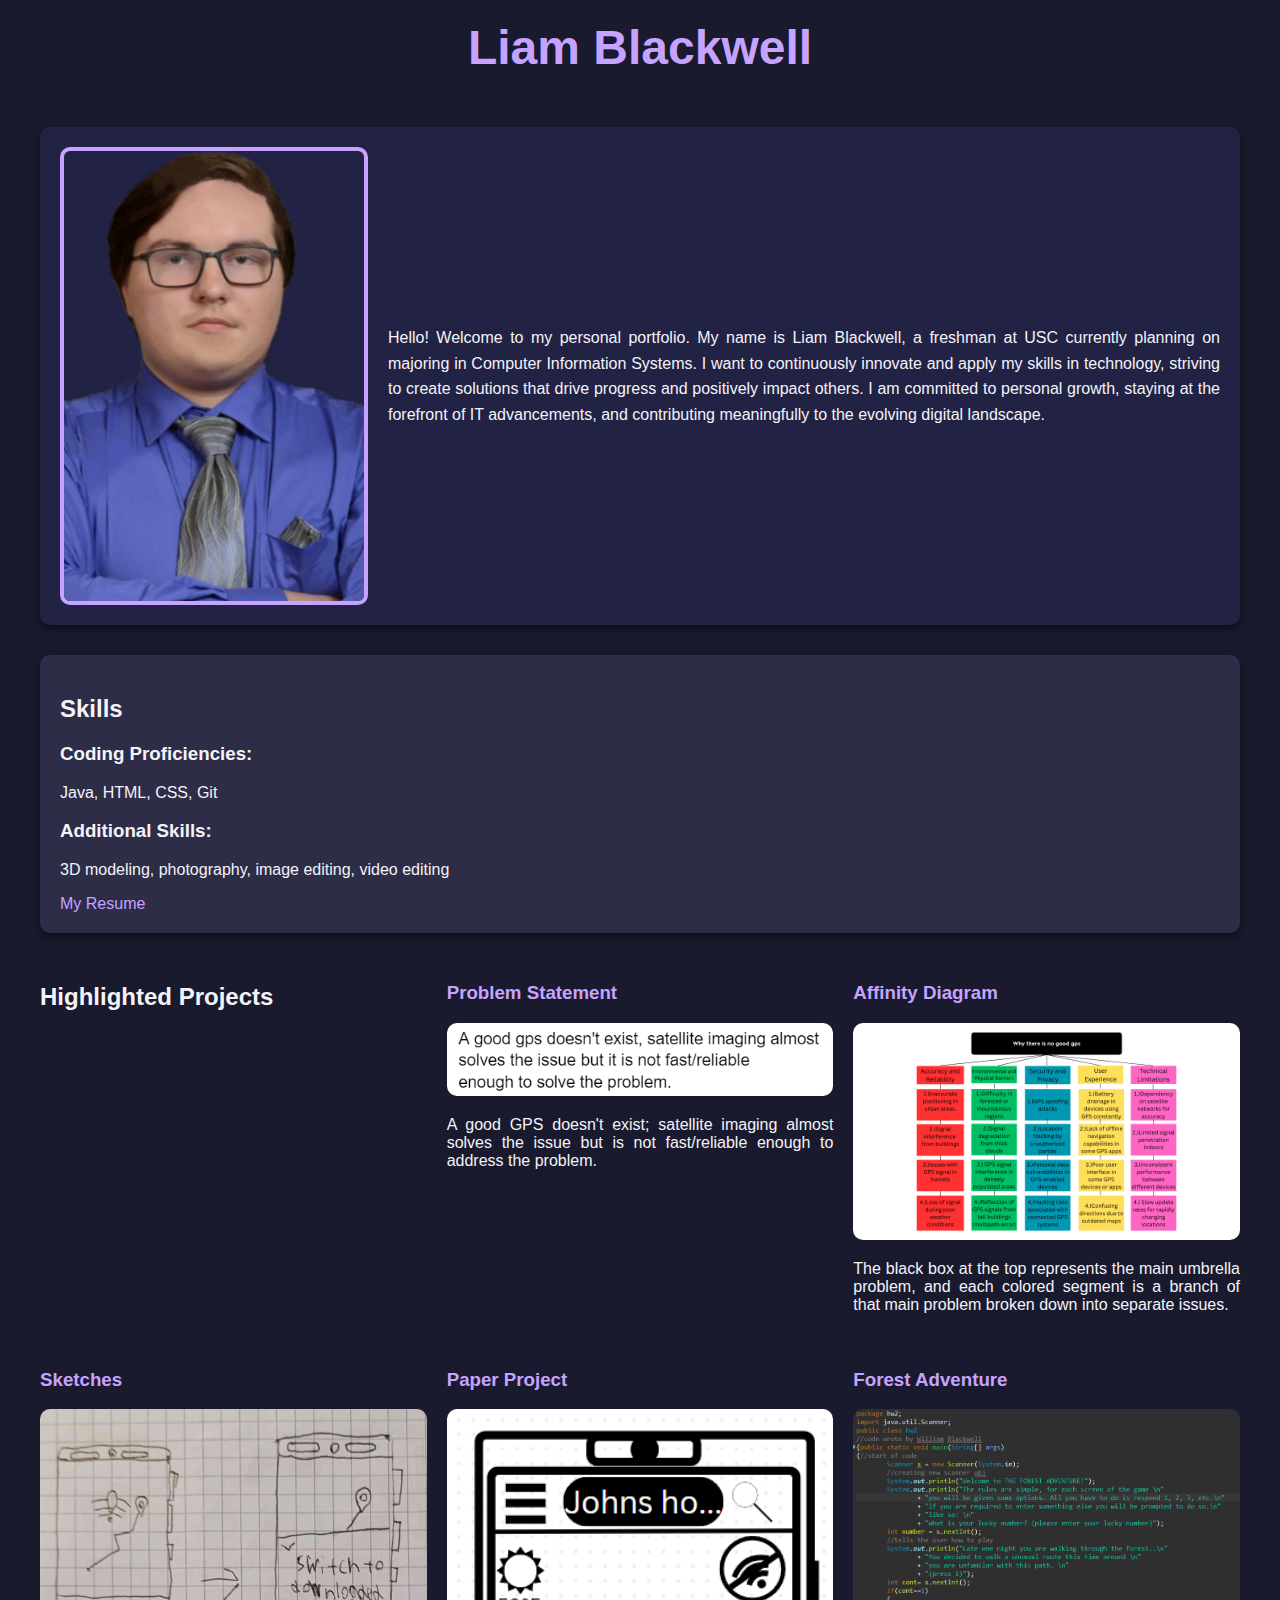
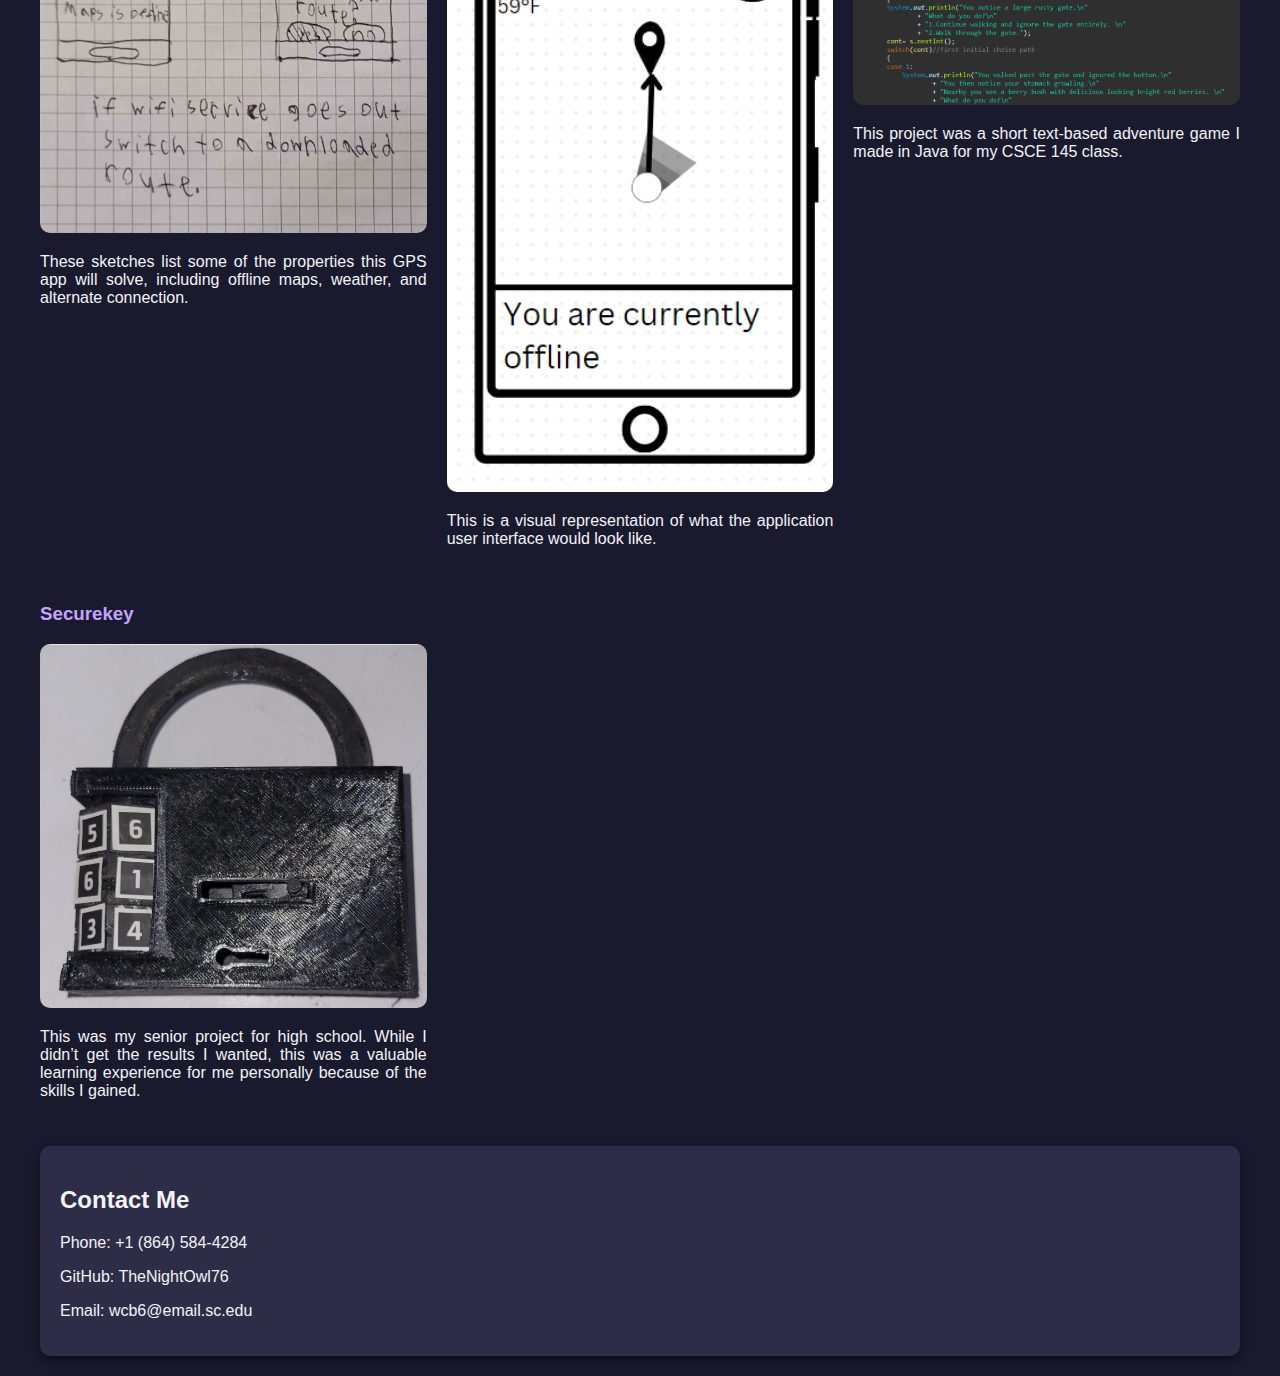
<file: index.html>
<!DOCTYPE html>
<html lang="en">
<head>
    <meta charset="UTF-8">
    <meta name="viewport" content="width=device-width, initial-scale=1.0">
    <title>CSCE 190: William Blackwell</title>
    <link rel="stylesheet" href="styles.css">
</head>
<body>
    <h1>Liam Blackwell</h1>

    <main>
        <!-- About Me Section -->
        <section class="about">
            <img src="images/ME.png" alt="Photo of Liam Blackwell">
            <p>
                Hello! Welcome to my personal portfolio. My name is Liam Blackwell, a freshman at USC currently 
                planning on majoring in Computer Information Systems. I want to continuously innovate and apply 
                my skills in technology, striving to create solutions that drive progress and positively impact others. 
                I am committed to personal growth, staying at the forefront of IT advancements, and contributing 
                meaningfully to the evolving digital landscape.
            </p>
        </section>

        <!-- Skills Section -->
        <section class="skills">
            <h2>Skills</h2>
            <h3>Coding Proficiencies:</h3>
            <p>Java, HTML, CSS, Git</p>
            <h3>Additional Skills:</h3>
            <p>3D modeling, photography, image editing, video editing</p>
            <a href="files/resume.pdf" target="_blank">My Resume</a>
        </section>

        <!-- Projects Section -->
        <section class="projects">
            <h2>Highlighted Projects</h2>
            
            <!-- Problem Statement -->
            <div class="project">
                <a href="files/problem_statement.pdf">
                    <h3>Problem Statement</h3>
                </a>
                <a href="files/problem_statement.pdf">
                    <img src="images/problem_statement.png" alt="Problem Statement">
                </a>
                <p>
                    A good GPS doesn't exist; satellite imaging almost solves the issue but is not fast/reliable enough to 
                    address the problem.
                </p>
            </div>

            <!-- Affinity Diagram -->
            <div class="project">
                <a href="files/Why_there_is_no_good_gps.pdf">
                    <h3>Affinity Diagram</h3>
                </a>
                <a href="files/Why_there_is_no_good_gps.pdf">
                    <img src="images/Why_there_is_no_good_gps.png" alt="Affinity Diagram">
                </a>
                <p>
                    The black box at the top represents the main umbrella problem, and each colored segment 
                    is a branch of that main problem broken down into separate issues.
                </p>
            </div>

            <!-- Sketches -->
            <div class="project">
                <a href="files/sketches.pdf">
                    <h3>Sketches</h3>
                </a>
                <a href="files/sketches.pdf">
                    <img src="images/sketches.png" alt="Sketches">
                </a>
                <p>
                    These sketches list some of the properties this GPS app will solve, including offline maps, weather, 
                    and alternate connection.
                </p>
            </div>

            <!-- Paper Project -->
            <div class="project">
                <a href="files/paper_project.pdf">
                    <h3>Paper Project</h3>
                </a>
                <a href="files/paper_project.pdf">
                    <img src="images/paper_project.png" alt="Paper Project">
                </a>
                <p>
                    This is a visual representation of what the application user interface would look like.
                </p>
            </div>

            <!-- Forest Adventure -->
            <div class="project">
                <a href="files/forest_adventure.pdf">
                    <h3>Forest Adventure</h3>
                </a>
                <a href="files/forest_adventure.pdf">
                    <img src="images/forest_adventure.png" alt="Forest Adventure">
                </a>
                <p>
                    This project was a short text-based adventure game I made in Java for my CSCE 145 class.
                </p>
            </div>

            <!-- Securekey -->
            <div class="project">
                <a href="https://sites.google.com/greermiddlecollege.org/william-blackwell-project/home">
                    <h3>Securekey</h3>
                </a>
                <a href="https://sites.google.com/greermiddlecollege.org/william-blackwell-project/home">
                    <img src="images/lock.png" alt="Securekey Project">
                </a>
                <p>
                    This was my senior project for high school. While I didn’t get the results I wanted, 
                    this was a valuable learning experience for me personally because of the skills I gained.
                </p>
            </div>
        </section>

        <!-- Contact Me Section -->
        <section class="contact">
            <h2>Contact Me</h2>
            <p>Phone: +1 (864) 584-4284</p>
            <p>GitHub: TheNightOwl76</p>
            <p>Email: wcb6@email.sc.edu</p>
        </section>
    </main>
</body>
</html>
</file>
<file: styles.css>
/* General Styles */
body {
    font-family: Arial, sans-serif;
    margin: 0;
    padding: 0;
    background-color: #1a1a2e; /* Dark purple background */
    color: #f4f3f8; /* Light text color for readability */
}

h1 {
    font-size: 3em;
    color: #c5a3ff;
    text-align: center;
    margin-top: 20px;
}

main {
    max-width: 1200px;
    margin: 0 auto;
    padding: 20px;
    display: flex;
    flex-direction: column;
    gap: 30px;
}

/* About Me Section */
.about {
    display: flex;
    align-items: center;
    gap: 20px;
    background-color: #222244;
    border-radius: 10px;
    padding: 20px;
    box-shadow: 0 4px 8px rgba(0, 0, 0, 0.5);
}

.about img {
    width: 300px;
    border-radius: 10px;
    border: 4px solid #c5a3ff;
}

.about p {
    flex: 1;
    text-align: justify;
    line-height: 1.6;
}

/* Skills Section */
.skills, .contact {
    background-color: #2d2d48;
    padding: 20px;
    border-radius: 10px;
    box-shadow: 0 4px 8px rgba(0, 0, 0, 0.5);
}

/* Projects Section */
.projects {
    display: grid;
    grid-template-columns: repeat(auto-fit, minmax(300px, 1fr));
    gap: 20px;
}

.project img {
    width: 100%;
    border-radius: 10px;
}

.project p {
    text-align: justify;
}

/* Links */
a {
    color: #c5a3ff;
    text-decoration: none;
}

a:hover {
    color: #ffccff;
}

/* Responsive Design */
@media (max-width: 768px) {
    .about {
        flex-direction: column;
    }

    .projects {
        grid-template-columns: 1fr;
    }
}
</file>
